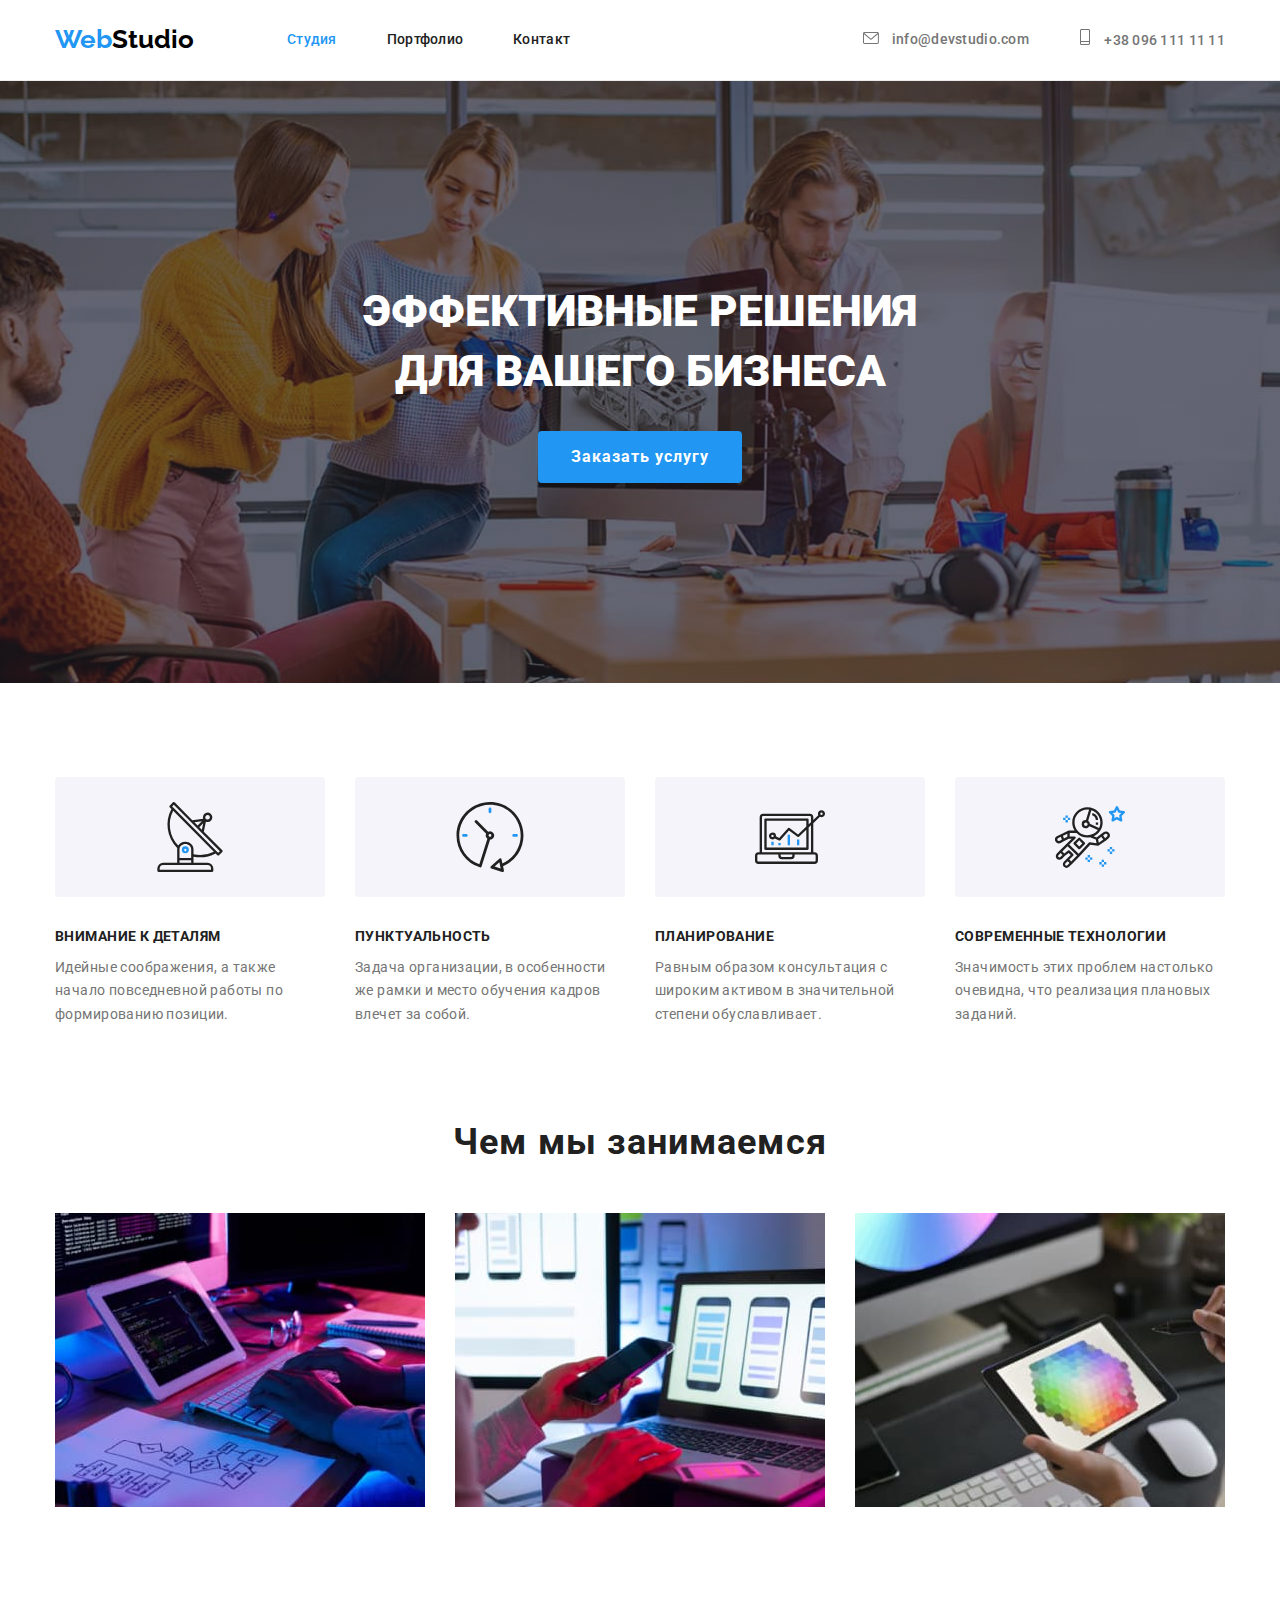
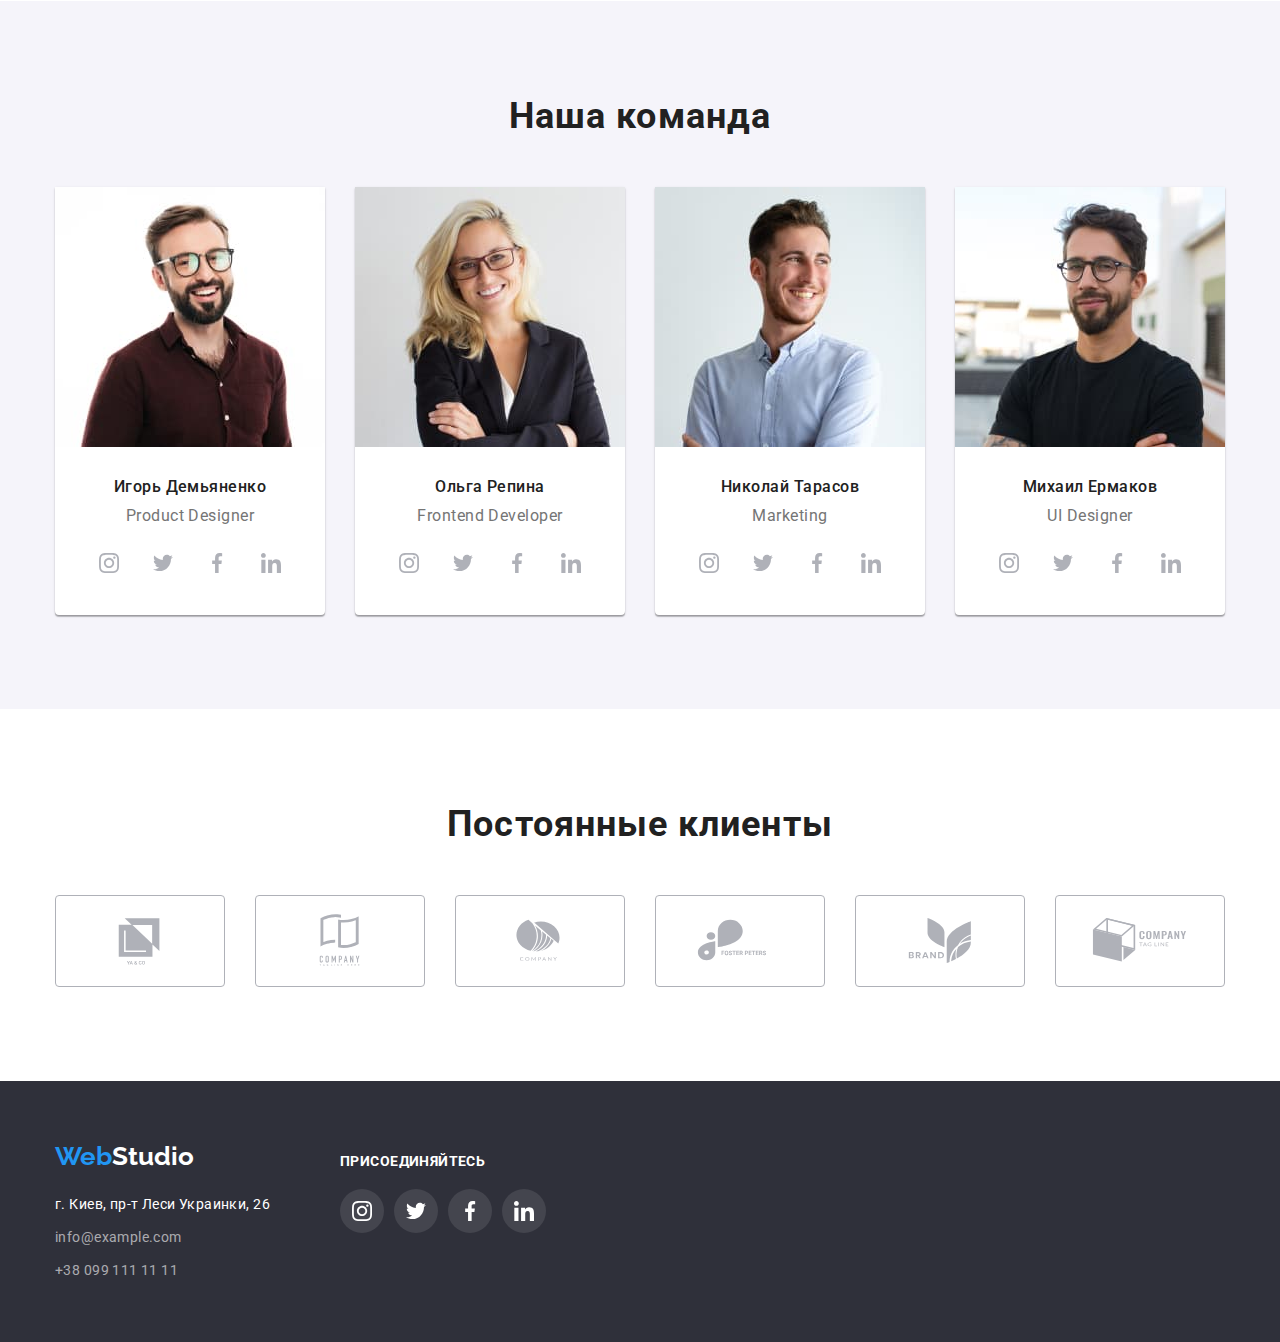
<file: index.html>
<!DOCTYPE html>
<html lang="ru">
  <head>
    <meta charset="UTF-8" />
    <meta http-equiv="X-UA-Compatible" content="IE=edge" />
    <meta name="viewport" content="width=device-width, initial-scale=1.0" />
    <title>Webstudio</title>

    <link rel="preconnect" href="https://fonts.googleapis.com" />
    <link
      href="https://fonts.googleapis.com/css2?family=Raleway:wght@700&family=Roboto:wght@400;500;700;900&display=swap"
      rel="stylesheet"
    />
    <link
      rel="stylesheet"
      href="https://cdnjs.cloudflare.com/ajax/libs/modern-normalize/1.1.0/modern-normalize.min.css"
    />
    <link rel="preconnect" href="https://fonts.gstatic.com" crossorigin />
    <link rel="stylesheet" href="./css/styles.css" />
  </head>

  <body class="body">
    <header class="header">
      <div class="container header-container">
        <a class="logo header-logo" href=""
          >Web<span class="studio">Studio</span></a
        >
        <nav class="header-nav">
          <ul class="header-list">
            <li class="header-item">
              <a href="" class="header-link current">Студия</a>
            </li>
            <li class="header-item">
              <a href="./portfolio.html" class="header-link">Портфолио</a>
            </li>
            <li class="header-item">
              <a href="" class="header-link">Контакт</a>
            </li>
          </ul>
        </nav>
        <div class="header-contacts">
          <a href="mailto:info@devstudio.com" class="header-mail"
            ><svg class="header-icon-nav" width="16" height="12">
              <use href="./images/icons.svg#icon-envelope"></use>
            </svg>
            info@devstudio.com</a
          >
          <a href="tel:+380961111111" class="header-tel"
            ><svg class="header-icon-nav" width="12" height="16">
              <use href="./images/icons.svg#icon-Vector"></use>
            </svg>
            +38 096 111 11 11</a
          >
        </div>
      </div>
    </header>

    <main class="main">
      <section class="title">
        <div class="container">
          <h1 class="title-item">
            ЭФФЕКТИВНЫЕ РЕШЕНИЯ <br />ДЛЯ ВАШЕГО БИЗНЕСА
          </h1>
          <button class="title-btn" type="button">Заказать услугу</button>
        </div>
      </section>

      <section class="description">
        <div class="container">
          <ul class="description-list">
            <li class="description-item icon-antenna">
              <h3 class="description-title">ВНИМАНИЕ К ДЕТАЛЯМ</h3>
              <p class="description-text">
                Идейные соображения, а также начало повседневной работы по
                формированию позиции.
              </p>
            </li>
            <li class="description-item icon-clock">
              <h3 class="description-title">ПУНКТУАЛЬНОСТЬ</h3>
              <p class="description-text">
                Задача организации, в особенности же рамки и место обучения
                кадров влечет за собой.
              </p>
            </li>
            <li class="description-item icon-diagram">
              <h3 class="description-title">ПЛАНИРОВАНИЕ</h3>
              <p class="description-text">
                Равным образом консультация с широким активом в значительной
                степени обуславливает.
              </p>
            </li>
            <li class="description-item icon-astronaut">
              <h3 class="description-title">СОВРЕМЕННЫЕ ТЕХНОЛОГИИ</h3>
              <p class="description-text">
                Значимость этих проблем настолько очевидна, что реализация
                плановых заданий.
              </p>
            </li>
          </ul>
        </div>
      </section>

      <section class="work">
        <div class="container">
          <h2 class="work-title">Чем мы занимаемся</h2>
          <ul class="work-image">
            <li class="work-image-jpg">
              <img
                src="./images/box1.jpg"
                alt="img1"
                width="370"
                height="294"
              />
            </li>
            <li class="work-image-jpg">
              <img
                src="./images/box2.jpg"
                alt="img2"
                width="370"
                height="294"
              />
            </li>
            <li class="work-image-jpg">
              <img
                src="./images/box3.jpg"
                alt="img3"
                width="370"
                height="294"
              />
            </li>
          </ul>
        </div>
      </section>

      <section class="team">
        <div class="container">
          <h2 class="team-title">Наша команда</h2>
          <ul class="team-list">
            <li class="team-item">
              <img
                src="./images/img1.jpg"
                alt="фото Игорь Демьяненко"
                width="270"
              />
              <h3 class="team-name">Игорь Демьяненко</h3>
              <p class="team-work-position" lang="en">Product Designer</p>
              <ul class="team-soc-list">
                <li class="team-soc-item">
                  <a href="" class="team-soc-link"
                    ><svg class="team-soc-icon" width="20" height="20">
                      <use href="./images/icons.svg#icon-instagram"></use>
                    </svg>
                  </a>
                </li>
                <li class="team-soc-item">
                  <a href="" class="team-soc-link"
                    ><svg class="team-soc-icon" width="20" height="20">
                      <use href="./images/icons.svg#icon-twitter"></use>
                    </svg>
                  </a>
                </li>
                <li class="team-soc-item">
                  <a href="" class="team-soc-link"
                    ><svg class="team-soc-icon" width="20" height="20">
                      <use href="./images/icons.svg#icon-facebook"></use>
                    </svg>
                  </a>
                </li>
                <li class="team-soc-item">
                  <a href="" class="team-soc-link"
                    ><svg class="team-soc-icon" width="20" height="20">
                      <use href="./images/icons.svg#icon-linkedin"></use>
                    </svg>
                  </a>
                </li>
              </ul>
            </li>
            <li class="team-item">
              <img
                src="./images/img2.jpg"
                alt="фото Ольга Репина"
                width="270"
              />
              <h3 class="team-name">Ольга Репина</h3>
              <p class="team-work-position" lang="en">Frontend Developer</p>
              <ul class="team-soc-list">
                <li class="team-soc-item">
                  <a href="" class="team-soc-link"
                    ><svg class="team-soc-icon" width="20" height="20">
                      <use href="./images/icons.svg#icon-instagram"></use>
                    </svg>
                  </a>
                </li>
                <li class="team-soc-item">
                  <a href="" class="team-soc-link"
                    ><svg class="team-soc-icon" width="20" height="20">
                      <use href="./images/icons.svg#icon-twitter"></use>
                    </svg>
                  </a>
                </li>
                <li class="team-soc-item">
                  <a href="" class="team-soc-link"
                    ><svg class="team-soc-icon" width="20" height="20">
                      <use href="./images/icons.svg#icon-facebook"></use>
                    </svg>
                  </a>
                </li>
                <li class="team-soc-item">
                  <a href="" class="team-soc-link"
                    ><svg class="team-soc-icon" width="20" height="20">
                      <use href="./images/icons.svg#icon-linkedin"></use>
                    </svg>
                  </a>
                </li>
              </ul>
            </li>
            <li class="team-item">
              <img
                src="./images/img3.jpg"
                alt="фото Николай Тарасов"
                width="270"
              />
              <h3 class="team-name">Николай Тарасов</h3>
              <p class="team-work-position" lang="en">Marketing</p>
              <ul class="team-soc-list">
                <li class="team-soc-item">
                  <a href="" class="team-soc-link"
                    ><svg class="team-soc-icon" width="20" height="20">
                      <use href="./images/icons.svg#icon-instagram"></use>
                    </svg>
                  </a>
                </li>
                <li class="team-soc-item">
                  <a href="" class="team-soc-link"
                    ><svg class="team-soc-icon" width="20" height="20">
                      <use href="./images/icons.svg#icon-twitter"></use>
                    </svg>
                  </a>
                </li>
                <li class="team-soc-item">
                  <a href="" class="team-soc-link"
                    ><svg class="team-soc-icon" width="20" height="20">
                      <use href="./images/icons.svg#icon-facebook"></use>
                    </svg>
                  </a>
                </li>
                <li class="team-soc-item">
                  <a href="" class="team-soc-link"
                    ><svg class="team-soc-icon" width="20" height="20">
                      <use href="./images/icons.svg#icon-linkedin"></use>
                    </svg>
                  </a>
                </li>
              </ul>
            </li>
            <li class="team-item">
              <img
                src="./images/img4.jpg"
                alt="фото Михаил Ермаков"
                width="270"
              />
              <h3 class="team-name">Михаил Ермаков</h3>
              <p class="team-work-position" lang="en">UI Designer</p>
              <ul class="team-soc-list">
                <li class="team-soc-item">
                  <a href="" class="team-soc-link"
                    ><svg class="team-soc-icon" width="20" height="20">
                      <use href="./images/icons.svg#icon-instagram"></use>
                    </svg>
                  </a>
                </li>
                <li class="team-soc-item">
                  <a href="" class="team-soc-link"
                    ><svg class="team-soc-icon" width="20" height="20">
                      <use href="./images/icons.svg#icon-twitter"></use>
                    </svg>
                  </a>
                </li>
                <li class="team-soc-item">
                  <a href="" class="team-soc-link"
                    ><svg class="team-soc-icon" width="20" height="20">
                      <use href="./images/icons.svg#icon-facebook"></use>
                    </svg>
                  </a>
                </li>
                <li class="team-soc-item">
                  <a href="" class="team-soc-link"
                    ><svg class="team-soc-icon" width="20" height="20">
                      <use href="./images/icons.svg#icon-linkedin"></use>
                    </svg>
                  </a>
                </li>
              </ul>
            </li>
          </ul>
        </div>
      </section>
      <section class="clients">
        <div class="container">
          <h2 class="clients-titel">Постоянные клиенты</h2>
          <ul class="clients-list">
            <li class="clients-log-item">
              <a href="" class="clients-icon-link"
                ><svg class="clients-icon-log" width="106" height="60">
                  <use href="./images/icons.svg#icon-Logo"></use>
                </svg>
              </a>
            </li>
            <li class="clients-log-item">
              <a href="" class="clients-icon-link"
                ><svg class="clients-icon-log" width="106" height="60">
                  <use href="./images/icons.svg#icon-Logo-1"></use>
                </svg>
              </a>
            </li>
            <li class="clients-log-item">
              <a href="" class="clients-icon-link"
                ><svg class="clients-icon-log" width="106" height="60">
                  <use href="./images/icons.svg#icon-Logo-2"></use>
                </svg>
              </a>
            </li>
            <li class="clients-log-item">
              <a href="" class="clients-icon-link"
                ><svg class="clients-icon-log" width="106" height="60">
                  <use href="./images/icons.svg#icon-Logo-5"></use>
                </svg>
              </a>
            </li>
            <li class="clients-log-item">
              <a href="" class="clients-icon-link"
                ><svg class="clients-icon-log" width="106" height="60">
                  <use href="./images/icons.svg#icon-Logo-3"></use>
                </svg>
              </a>
            </li>
            <li class="clients-log-item">
              <a href="" class="clients-icon-link"
                ><svg class="clients-icon-log" width="106" height="60">
                  <use href="./images/icons.svg#icon-Logo-4"></use>
                </svg>
              </a>
            </li>
          </ul>
        </div>
      </section>
    </main>

    <footer class="ftr">
      <div class="container footer">
        <div class="fotter-links-address">
          <a class="logo" href="">Web<span class="ftr-studio">Studio</span></a>
          <address class="footer-contacts">
            г. Киев, пр-т Леси Украинки, 26
            <ul class="footer-list">
              <li class="mail">
                <a href="mailto:info@example.com" class="footer-mail"
                  >info@example.com</a
                >
              </li>
              <li class="tel">
                <a href="tel:+380991111111" class="footer-tel"
                  >+38 099 111 11 11</a
                >
              </li>
            </ul>
          </address>
        </div>
        <div class="footer-links">
          <ul class="footer-text-soc">
            <li>
              <h3 class="footer-text">присоединяйтесь</h3>
              <ul class="footer-soc-list">
                <li class="footer-soc-item">
                  <a href="" class="footer-soc-link"
                    ><svg class="footer-soc-icon" width="20" height="20">
                      <use href="./images/icons.svg#icon-instagram"></use>
                    </svg>
                  </a>
                </li>
                <li class="footer-soc-item">
                  <a href="" class="footer-soc-link"
                    ><svg class="footer-soc-icon" width="20" height="20">
                      <use href="./images/icons.svg#icon-twitter"></use>
                    </svg>
                  </a>
                </li>
                <li class="footer-soc-item">
                  <a href="" class="footer-soc-link"
                    ><svg class="footer-soc-icon" width="20" height="20">
                      <use href="./images/icons.svg#icon-facebook"></use>
                    </svg>
                  </a>
                </li>
                <li class="footer-soc-item">
                  <a href="" class="footer-soc-link"
                    ><svg class="footer-soc-icon" width="20" height="20">
                      <use href="./images/icons.svg#icon-linkedin"></use>
                    </svg>
                  </a>
                </li>
              </ul>
            </li>
          </ul>
        </div>
      </div>
    </footer>
  </body>
</html>
</file>
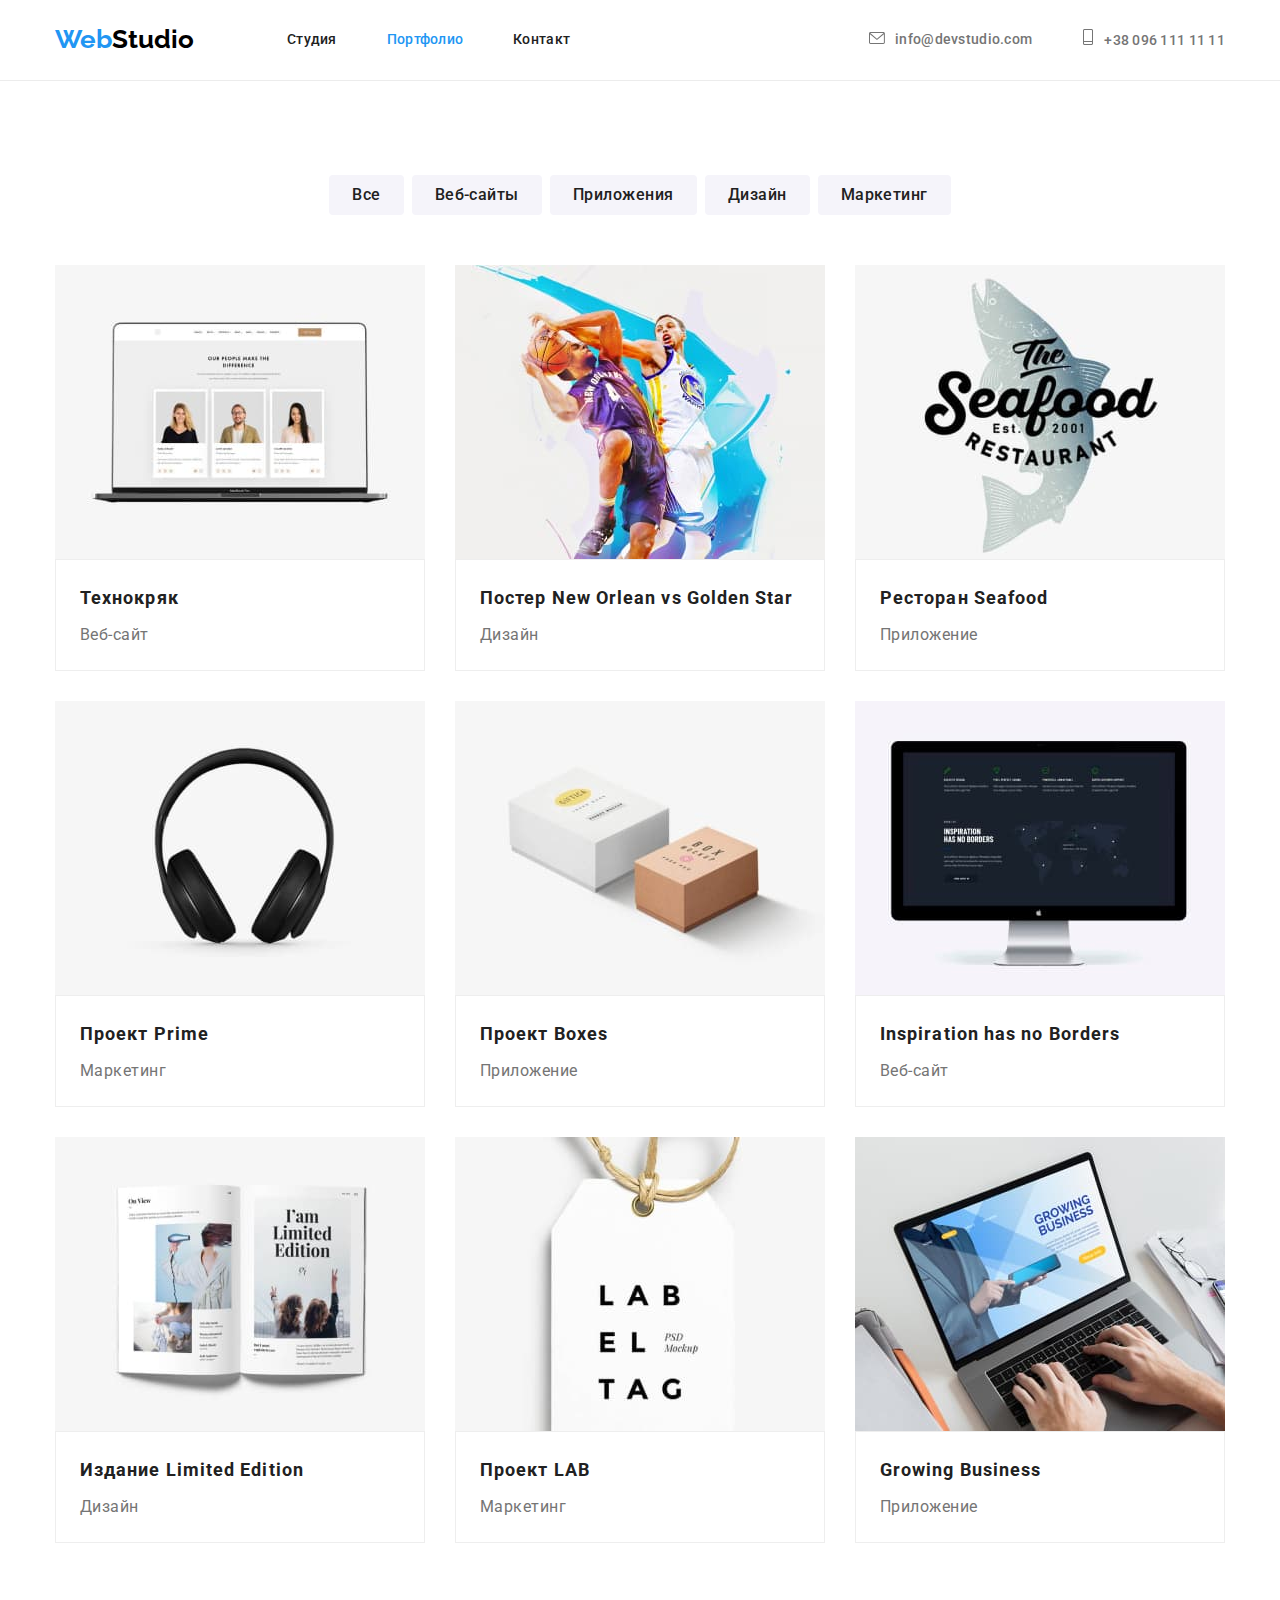
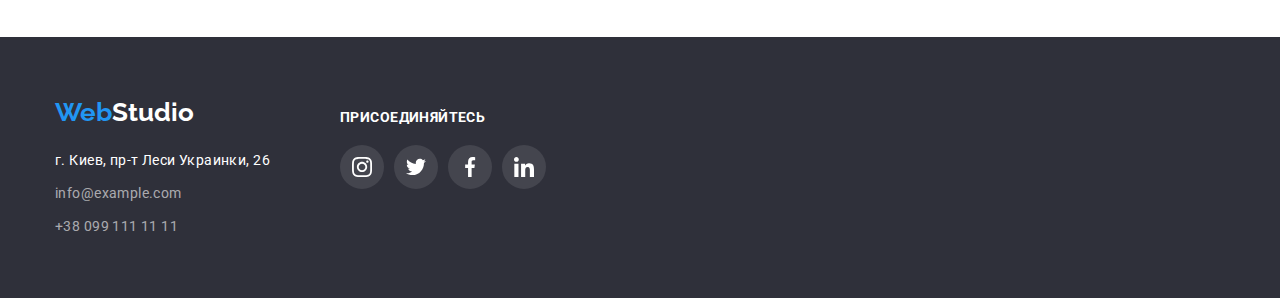
<file: portfolio.html>
<!DOCTYPE html>
<html lang="ru">

<head>

    <meta charset="UTF-8">
    <meta http-equiv="X-UA-Compatible" content="IE=edge">
    <meta name="viewport" content="width=device-width, initial-scale=1.0">
    <title>Webstudio</title>
    <link rel="preconnect" href="https://fonts.googleapis.com">
<link rel="preconnect" href="https://fonts.gstatic.com" crossorigin>
<link href="https://fonts.googleapis.com/css2?family=Raleway:wght@700&family=Roboto:wght@400;500;700;900&display=swap" rel="stylesheet">
<link rel="stylesheet" href="https://cdnjs.cloudflare.com/ajax/libs/modern-normalize/1.1.0/modern-normalize.min.css">
<link rel="stylesheet" href="./css/styles.css">
</head>


<body class="body">
    <header class="header">
        <div class="container header-container">
            <a class="logo header-logo" href="">Web<span class="studio">Studio</span></a>
            <nav class="header-nav">
                <ul class="header-list">
                    <li class="header-item">
                        <a href="./index.html" class="header-link">Студия</a>
                    </li>
                    <li class="header-item">
                        <a href="./portfolio.html" class="header-link current">Портфолио</a>
                    </li>
                    <li class="header-item">
                        <a href="" class="header-link">Контакт</a>
                    </li>
                </ul>
            </nav>
            <div class="header-contacts">
                <a href="mailto:info@devstudio.com" class="header-mail"><svg class="header-icon-nav" width="16" height="12">
              <use href="./images/icons.svg#icon-envelope"></use>
            </svg>info@devstudio.com</a>
                <a href="tel:+380961111111" class="header-tel"><svg class="header-icon-nav" width="12" height="16">
              <use href="./images/icons.svg#icon-Vector"></use>
            </svg>+38 096 111 11 11</a>
            </div>
    
        </div>
    </header>

    <main class="main">
        <section class="main-content">
           <div class="container">
<ul class="filter">
    <li><button class="filter-button" type="button">Все</button></li>
    <li><button class="filter-button" type="button">Веб-сайты</button></li>
    <li><button class="filter-button" type="button">Приложения</button></li>
    <li><button class="filter-button" type="button">Дизайн</button></li>
    <li><button class="filter-button" type="button">Маркетинг</button></li>
</ul>

<ul class="blocks">
    <li class="block-list" a href=""><img src="./images/pr1.jpg" alt="фото pr1" width="370">
        <div class="block-text">
<h2 class="block-name">Технокряк</h2>
<p class="block-group">Веб-сайт</p>
        </div>   
    </li>
    <li class="block-list" a href=""><img src="./images/pr2.jpg" alt="фото pr2" width="370">
        <div class="block-text">
<h2 class="block-name">Постер New Orlean vs Golden Star</h2>
<p class="block-group">Дизайн</p>
        </div>
        
    </li>
    <li class="block-list" a href=""><img src="./images/pr3.jpg" alt="фото pr3" width="370">
        <div class="block-text">
        <h2 class="block-name">Ресторан Seafood</h2>
        <p class="block-group">Приложение</p>
        </div>
        
    </li>
    <li class="block-list" a href=""><img src="./images/pr4.jpg" alt="фото pr4" width="370">
        <div class="block-text">
        <h2 class="block-name">Проект Prime</h2>
        <p class="block-group">Маркетинг</p>
        </div>
        
    </li>
    <li class="block-list" a href=""><img src="./images/pr5.jpg" alt="фото pr5" width="370">
        <div class="block-text">
        <h2 class="block-name">Проект Boxes</h2>
        <p class="block-group">Приложение</p>
        </div>
    </li>
    <li class="block-list" a href=""><img src="./images/pr6.jpg" alt="фото pr6" width="370">
        <div class="block-text">
        <h2 class="block-name">Inspiration has no Borders</h2>
        <p class="block-group">Веб-сайт</p>
        </div>
    </li>
    <li class="block-list" a href=""><img src="./images/pr7.jpg" alt="фото pr7" width="370">
        <div class="block-text">
        <h2 class="block-name">Издание Limited Edition</h2>
        <p class="block-group">Дизайн</p>
        </div>
    </li>
    <li class="block-list" a href=""><img src="./images/pr8.jpg" alt="фото pr8" width="370">
        <div class="block-text">
        <h2 class="block-name">Проект LAB</h2>
        <p class="block-group">Маркетинг</p>
        </div>
    </li>
    <li class="block-list" a href=""><img src="./images/pr9.jpg" alt="фото pr9" width="370">
        <div class="block-text">
        <h2 class="block-name">Growing Business</h2>
        <p class="block-group">Приложение</p>
        </div>
        
    </li>
</ul>
           </div>
                
        </section>
        
    </main class="main">

     <footer class="ftr">
      <div class="container footer">
        <div class="fotter-links-address">
          <a class="logo" href="">Web<span class="ftr-studio">Studio</span></a>
          <address class="footer-contacts">
            г. Киев, пр-т Леси Украинки, 26
            <ul class="footer-list">
              <li class="mail">
                <a href="mailto:info@example.com" class="footer-mail"
                  >info@example.com</a
                >
              </li>
              <li class="tel">
                <a href="tel:+380991111111" class="footer-tel"
                  >+38 099 111 11 11</a
                >
              </li>
            </ul>
          </address>
        </div>
        <div class="footer-links">
          <ul class="footer-text-soc">
            <li>
              <h3 class="footer-text">присоединяйтесь</h3>
              <ul class="footer-soc-list">
                <li class="footer-soc-item">
                  <a href="" class="footer-soc-link"
                    ><svg class="footer-soc-icon" width="20" height="20">
                      <use href="./images/icons.svg#icon-instagram"></use>
                    </svg>
                  </a>
                </li>
                <li class="footer-soc-item">
                  <a href="" class="footer-soc-link"
                    ><svg class="footer-soc-icon" width="20" height="20">
                      <use href="./images/icons.svg#icon-twitter"></use>
                    </svg>
                  </a>
                </li>
                <li class="footer-soc-item">
                  <a href="" class="footer-soc-link"
                    ><svg class="footer-soc-icon" width="20" height="20">
                      <use href="./images/icons.svg#icon-facebook"></use>
                    </svg>
                  </a>
                </li>
                <li class="footer-soc-item">
                  <a href="" class="footer-soc-link"
                    ><svg class="footer-soc-icon" width="20" height="20">
                      <use href="./images/icons.svg#icon-linkedin"></use>
                    </svg>
                  </a>
                </li>
              </ul>
            </li>
          </ul>
        </div>
      </div>
    </footer>
    
</body>

</html>
</file>
<file: css/styles.css>
html {
  box-sizing: border-box;
}

*,
*::before,
*::after {
  box-sizing: inherit;
}

:root {
  --title-color: #212121;
  --text-color: #757575;
  --accent-color: #2196f3;
  --main-backgroud: #e5e5e5;
}

p,
h1,
h2,
h3,
h4,
h5,
h6 {
  margin: 0;
}

ul,
ol {
  margin: 0;
  padding-left: 0;
}

.container {
  width: 100%;
  max-width: 1200px;
  padding-left: 15px;
  padding-right: 15px;
  margin-left: auto;
  margin-right: auto;
}

button {
  border: 1px solid transparent;
}

img {
  display: block;
}

body {
  font-family: "Roboto", "Open Sans", sans-serif;
  color: #212121;
}

/*-----------header----------- */
.header {
  padding-top: 24px;
  padding-bottom: 25px;
  border-bottom: 1px solid #ececec;
}

ul {
  list-style: none;
}

.header-link,
.header-mail,
.header-tel {
  text-decoration: none;
}

.logo {
  font-family: "Raleway";
  text-decoration: none;
  font-weight: 700;
  font-size: 26px;
  line-height: 31px;
  color: #2196f3;
}

.studio {
  color: #000000;
}

.header-list .header-link.current {
  color: #2196f3;
}

.header-link {
  font-family: "Roboto";
  font-weight: 500;
  font-size: 14px;
  line-height: 1.33;
  letter-spacing: 0.02em;
  color: var(--title-color);
}

.header-link:hover,
.header-link:focus {
  color: var(--accent-color);
}

.header-mail,
.header-tel {
  font-weight: 500;
  font-size: 14px;
  line-height: 1.33;
  letter-spacing: 0.02em;
  color: var(--text-color);
  align-items: center;
}

.header > .container {
  display: flex;
  align-items: center;
}

.header-list {
  display: flex;
}

.header-item:not(:last-child) {
  margin-right: 50px;
}

.header-logo {
  margin-right: 93px;
}

.header-contacts {
  margin-left: auto;
  display: flex;
  align-items: center;
  gap: 50px;
}

.header-mail:hover,
.header-mail:focus {
  color: var(--accent-color);
}

.header-tel:hover,
.header-tel:focus {
  color: var(--accent-color);
}

.header-icon-nav {
  margin-right: 10px;
  fill: currentColor;
}

/*-----------MAIN-----------*/

.title {
  background-color: #2f303a;
  padding-top: 200px;
  padding-bottom: 200px;
  text-align: center;
  background-image: linear-gradient(
      rgba(47, 48, 58, 0.4),
      rgba(47, 48, 58, 0.4)
    ),
    url(../images/Img_main.jpg);
  background-repeat: no-repeat;
  background-position: center;
  background-size: cover;
  max-width: 1600px;
  margin: 0 auto;
}

.title-item {
  font-family: "Roboto";
  font-weight: 900;
  font-size: 44px;
  line-height: calc(60 / 44);

  color: #ffffff;
}

.title-btn {
  border-radius: 4px;
  padding: 10px 32px;
  font-family: "Roboto";
  font-weight: 700;
  font-size: 16px;
  line-height: 1.87;
  letter-spacing: 0.06em;
  background-color: var(--accent-color);
  color: #ffffff;
  display: block;
  min-width: 200px;

  margin: 30px auto 0;
}

.description {
  padding-top: 94px;
}

.description-list {
  display: flex;
  gap: 30px;
}

.description-item {
  width: 270px;
}

.description-title {
  font-size: 14px;
  line-height: 1.33;
  letter-spacing: 0.03em;
  margin-bottom: 10px;
  color: var(--title-color);
}

.description-text {
  font-size: 14px;
  line-height: 1.71;
  letter-spacing: 0.03em;
  color: var(--text-color);
}

.work {
  padding-top: 94px;
  padding-bottom: 94px;
}

.work-title {
  font-size: 36px;
  line-height: 1.17;
  letter-spacing: 0.03em;
  color: var(--title-color);
  margin-bottom: 50px;
  text-align: center;
}

.work-image {
  display: flex;
  gap: 30px;
}

.description-item::before {
  content: "";
  display: block;
  height: 120px;
  margin-bottom: 30px;
  background: #f5f4fa;
  border-radius: 4px;

  background-repeat: no-repeat;
  background-position: center;
}

.icon-antenna::before {
  background-image: url(../images/antenna.svg);
}

.icon-clock::before {
  background-image: url(../images/clock.svg);
}

.icon-diagram::before {
  background-image: url(../images/diagram.svg);
}

.icon-astronaut::before {
  background-image: url(../images/astronaut.svg);
}

/*-----------Team-----------*/

.team {
  background: #f5f4fa;
  padding-top: 94px;
  padding-bottom: 94px;
}

.team-title {
  font-size: 36px;
  line-height: calc(42 / 36);
  letter-spacing: 0.03em;
  color: var(--title-color);
  margin-bottom: 50px;
  text-align: center;
}

.team-list {
  display: flex;
  gap: 30px;
}

.team-item {
  padding-bottom: 30px;
  box-shadow: 0px 1px 3px rgba(0, 0, 0, 0.12), 0px 1px 1px rgba(0, 0, 0, 0.14),
    0px 2px 1px rgba(0, 0, 0, 0.2);
  border-radius: 0px 0px 4px 4px;
  background-color: #ffffff;
}

.team-name {
  font-weight: 500;
  font-size: 16px;
  line-height: calc(19 / 16);
  letter-spacing: 0.03em;
  color: var(--title-color);
  margin-top: 30px;
  text-align: center;
}

.team-work-position {
  font-size: 16px;
  line-height: calc(19 / 16);
  letter-spacing: 0.03em;
  color: var(--text-color);
  margin-top: 10px;
  margin-bottom: 16px;
  text-align: center;
}

.team-soc-link {
  width: 44px;
  height: 44px;
  border-radius: 50%;
  display: flex;
  align-items: center;
  justify-content: center;
  color: #afb1b8;
}

.team-soc-icon {
  fill: currentColor;
}

.team-soc-link:hover,
.team-soc-link:focus {
  background-color: #2196f3;
  color: #ffffff;
}

.team-soc-list {
  display: flex;
  justify-content: center;
  gap: 10px;
}

/*----------clients----------*/
.clients {
  padding-top: 94px;
  padding-bottom: 94px;
}

.clients-list {
  display: flex;
  justify-content: center;
  gap: 30px;
}

.clients-titel {
  font-size: 36px;
  line-height: calc(42 / 36);
  text-align: center;
  letter-spacing: 0.03em;
  margin-bottom: 50px;
  color: var(--title-color);
}

.clients-icon-link {
  width: 170px;
  height: 92px;
  display: flex;
  justify-content: center;
  align-items: center;
  border: 1px solid #afb1b8;
  border-radius: 4px;
  color: #afb1b8;
}

.clients-icon-log {
  fill: currentColor;
}

.clients-icon-link:hover,
.clients-icon-link:focus {
  border: 1px solid #2196f3;
  color: #2196f3;
}

/*-----------footer-----------*/
.ftr {
  background: #2f303a;
  padding-top: 60px;
  padding-bottom: 60px;
}

.ftr-studio {
  color: #ffffff;
}

.footer-mail:hover,
.footer-mail:focus {
  color: var(--accent-color);
}

.footer-tel:hover,
.footer-tel:focus {
  color: var(--accent-color);
}

.footer-contacts {
  font-style: normal;
  font-size: 14px;
  line-height: calc(24 / 14);
  letter-spacing: 0.03em;
  margin-top: 20px;
  color: #ffffff;
}

.footer-mail {
  font-style: normal;
  font-size: 14px;
  line-height: calc(24 / 14);
  letter-spacing: 0.03em;
  text-decoration: none;
  color: rgba(255, 255, 255, 0.6);
}

.mail {
  margin-top: 9px;
}

.tel {
  margin-top: 9px;
}

.footer-tel {
  font-style: normal;
  font-size: 14px;
  line-height: calc(24 / 14);
  letter-spacing: 0.03em;
  text-decoration: none;
  color: rgba(255, 255, 255, 0.6);
}

/* ---------------- */
.footer {
  display: flex;
}

.footer-links {
  margin: 12px 0px 0px 70px;
}

.footer-text {
  font-size: 14px;
  line-height: calc(16 / 14);
  letter-spacing: 0.03em;
  text-transform: uppercase;
  margin-bottom: 20px;
  color: #ffffff;
}

.footer-soc-link {
  width: 44px;
  height: 44px;
  border-radius: 50%;
  display: flex;
  align-items: center;
  justify-content: center;
  background: rgba(255, 255, 255, 0.1);
  color: #ffffff;
}

.footer-soc-icon {
  fill: currentColor;
}

.footer-soc-link:hover,
.footer-soc-link:focus {
  background-color: #2196f3;
}

.footer-text-soc {
  display: flex;
}

.footer-soc-list {
  display: flex;
  justify-content: center;
  gap: 10px;
}

/* -------------------------PORTFOLIO------------------------ */

/*-----------Buttons-----------*/

.main-content {
  padding-top: 94px;
  padding-bottom: 94px;
}

.filter {
  margin-bottom: 50px;
  display: flex;
  gap: 8px;
  justify-content: center;
}

.filter-button:hover,
.filter-button:focus {
  cursor: pointer;
  background-color: var(--accent-color);
  color: #ffffff;
  box-shadow: 0px 3px 1px rgba(0, 0, 0, 0.1), 0px 1px 2px rgba(0, 0, 0, 0.08),
    0px 2px 2px rgba(0, 0, 0, 0.12);
}

.filter-button {
  font-family: "Roboto";
  padding: 6px 22px;
  font-weight: 500;
  font-size: 16px;
  line-height: calc(26 / 16);
  letter-spacing: 0.03em;
  color: #212121;
  background: #f5f4fa;
  border-radius: 4px;
  display: block;
  min-width: 73px;
  text-align: center;
}

/*-----------Blocks-----------*/

.blocks {
  display: flex;
  gap: 30px;
  flex-wrap: wrap;
}

.block-name {
  font-size: 18px;
  line-height: calc(36 / 18);
  letter-spacing: 0.06em;
  color: var(--title-color);
}

.block-group {
  font-size: 16px;
  line-height: calc(30 / 16);
  letter-spacing: 0.03em;
  color: var(--text-color);
  margin-top: 4px;
}

.block-text {
  padding: 20px 24px;
  border: 1px solid #eeeeee;
  background: #ffffff;
}

.block-list:hover,
.block-list:focus {
  box-shadow: 0px 1px 1px rgba(0, 0, 0, 0.12), 0px 4px 4px rgba(0, 0, 0, 0.06),
    1px 4px 6px rgba(0, 0, 0, 0.16);
  cursor: pointer;
}
</file>
